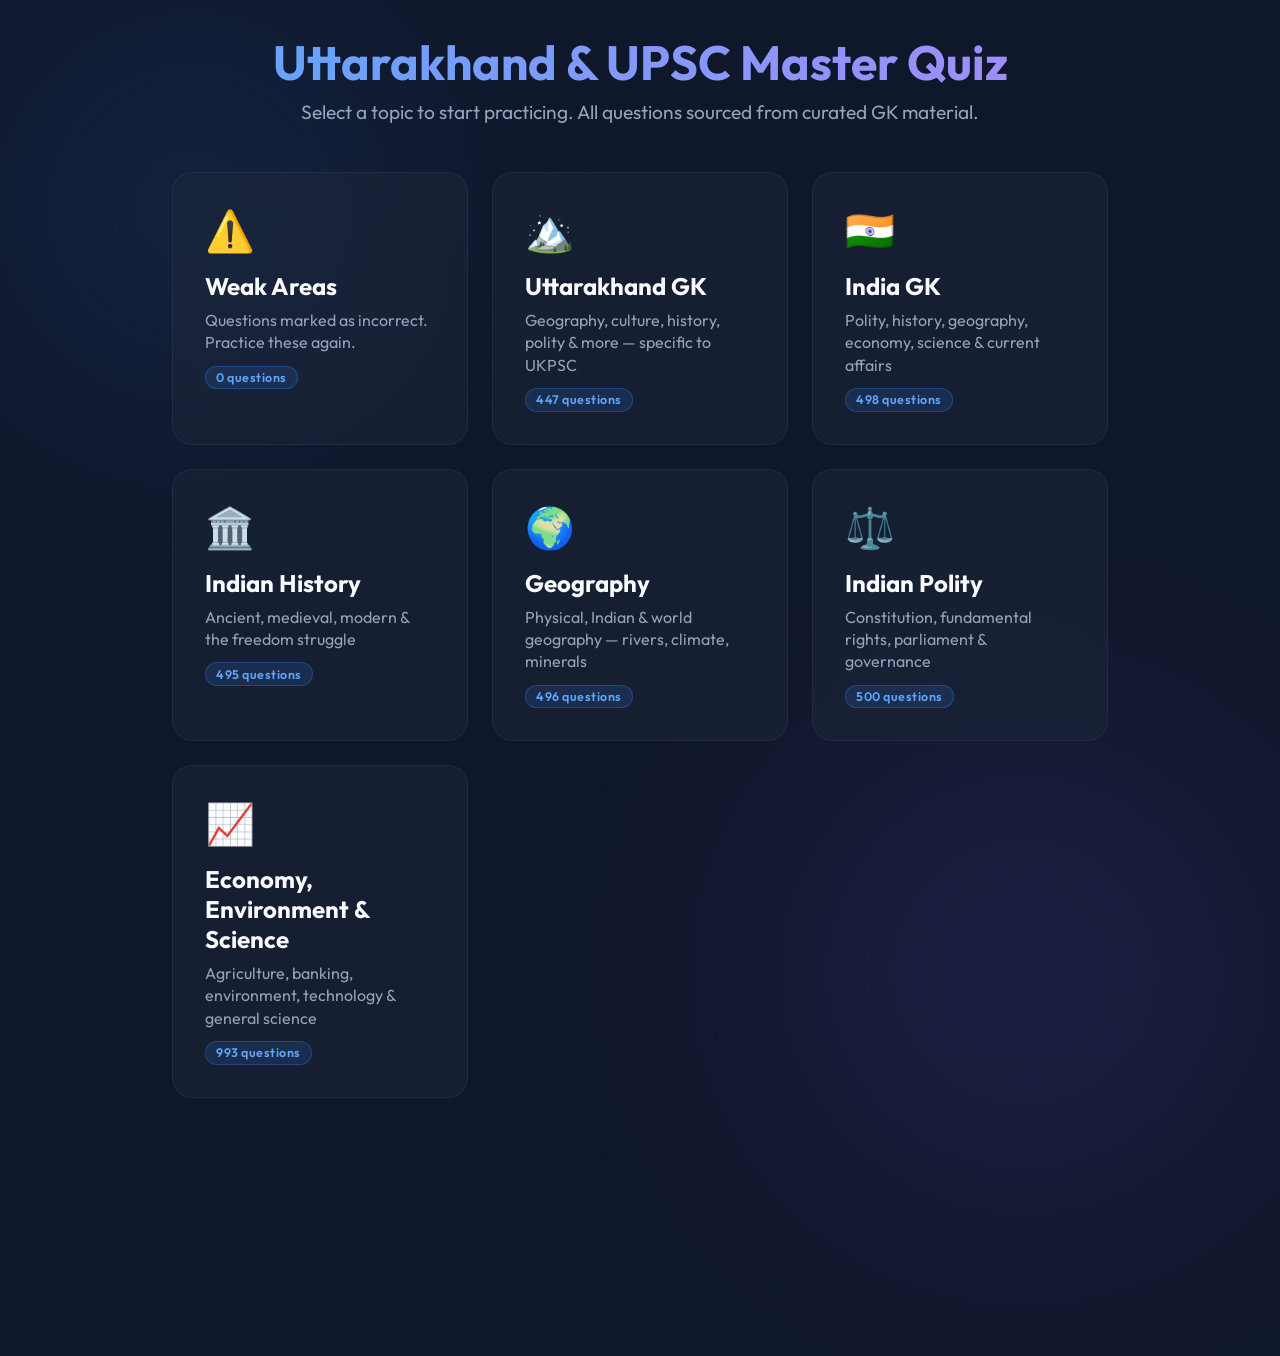
<file: index.html>
<!DOCTYPE html>
<html lang="en">
<head>
    <meta charset="UTF-8">
    <meta name="viewport" content="width=device-width, initial-scale=1.0">
    <title>Uttarakhand &amp; UPSC Master Quiz</title>
    <meta name="description" content="A comprehensive quiz app for UKPSC and UPSC exam preparation covering Uttarakhand GK, Indian Polity, History, Geography, Economy and Science.">
    <link rel="stylesheet" href="style.css">
    <link href="https://fonts.googleapis.com/css2?family=Outfit:wght@300;400;500;600;700&display=swap" rel="stylesheet">
</head>
<body>
    <div class="blob-c"></div>
    <div class="blob-b"></div>
    
    <div id="topic-dashboard" class="topic-dashboard">
        <div class="dashboard-header">
            <h1>Uttarakhand &amp; UPSC Master Quiz</h1>
            <p>Select a topic to start practicing. All questions sourced from curated GK material.</p>
        </div>
        <div class="topic-grid">
            <div class="topic-card" data-topic="weak">
                <div class="topic-icon">⚠️</div>
                <h3>Weak Areas</h3>
                <p>Questions marked as incorrect. Practice these again.</p>
            </div>
            <div class="topic-card" data-topic="ukgk">
                <div class="topic-icon">🏔️</div>
                <h3>Uttarakhand GK</h3>
                <p>Geography, culture, history, polity &amp; more — specific to UKPSC</p>
            </div>
            <div class="topic-card" data-topic="india_gk">
                <div class="topic-icon">🇮🇳</div>
                <h3>India GK</h3>
                <p>Polity, history, geography, economy, science &amp; current affairs</p>
            </div>
            <div class="topic-card" data-topic="history">
                <div class="topic-icon">🏛️</div>
                <h3>Indian History</h3>
                <p>Ancient, medieval, modern &amp; the freedom struggle</p>
            </div>
            <div class="topic-card" data-topic="geography">
                <div class="topic-icon">🌍</div>
                <h3>Geography</h3>
                <p>Physical, Indian &amp; world geography — rivers, climate, minerals</p>
            </div>
            <div class="topic-card" data-topic="polity">
                <div class="topic-icon">⚖️</div>
                <h3>Indian Polity</h3>
                <p>Constitution, fundamental rights, parliament &amp; governance</p>
            </div>
            <div class="topic-card" data-topic="economy_science">
                <div class="topic-icon">📈</div>
                <h3>Economy, Environment &amp; Science</h3>
                <p>Agriculture, banking, environment, technology &amp; general science</p>
            </div>
        </div>
    </div>
    
    <div class="app-container hidden" id="app-container">
        <header>
            <div class="progress-bar-container">
                <div class="progress-bar" id="progress-bar"></div>
            </div>
            <div class="header-content">
                <button id="back-btn" class="btn secondary-btn back-btn" title="Back to Topics">🏠</button>
                <h1 id="quiz-title">Uttarakhand GK Mastery</h1>
                <span class="question-tracker" id="question-tracker">Question 1 / 0</span>
            </div>
        </header>

        <main class="card glass-card">
            <div class="question-container">
                <p id="question-text" class="question-text">Loading question...</p>
            </div>

            <div class="input-container">
                <input type="text" id="answer-input" class="answer-input" placeholder="Type your answer here..." autocomplete="off">
                <p class="instruction-text">Press <strong>Enter &#x21B5;</strong> to reveal answer &nbsp;|&nbsp; After reveal: <strong>1</strong> = correct, <strong>2</strong> = incorrect &nbsp;|&nbsp; <strong>Enter &#x21B5;</strong> = next</p>
            </div>

            <div id="answer-reveal" class="answer-reveal hidden">
                <div class="answer-label">&#x2705; Correct Answer</div>
                <p id="correct-answer-text" class="correct-answer-text"></p>
                
                <div id="explanation-card" class="explanation-card hidden">
                    <div class="explanation-header">
                        <span class="explanation-icon">💡</span>
                        <span class="explanation-title">Deep Dive Explanation</span>
                    </div>
                    <p id="explanation-text" class="explanation-text">Loading explanation...</p>
                    <div class="explanation-loader hidden" id="explanation-loader">
                        <div class="spinner"></div>
                        <span>Generating explanation...</span>
                    </div>
                </div>
                
                <div class="action-buttons">
                    <button id="next-btn" class="btn primary-btn">Next Question <span>&#x2192;</span></button>
                </div>
            </div>
        </main>
        
        <footer>
            <div class="controls">
                <button id="prev-btn" class="btn secondary-btn" disabled>&#x2190; Previous</button>
                <button id="random-btn" class="btn secondary-btn">&#x1F3B2; Random</button>
            </div>
        </footer>
    </div>

    <!-- All questions parsed from Gemini.txt -->
    <script src="questions_gemini.js"></script>
    <!-- Main app logic -->
    <script src="script.js"></script>
</body>
</html>
</file>
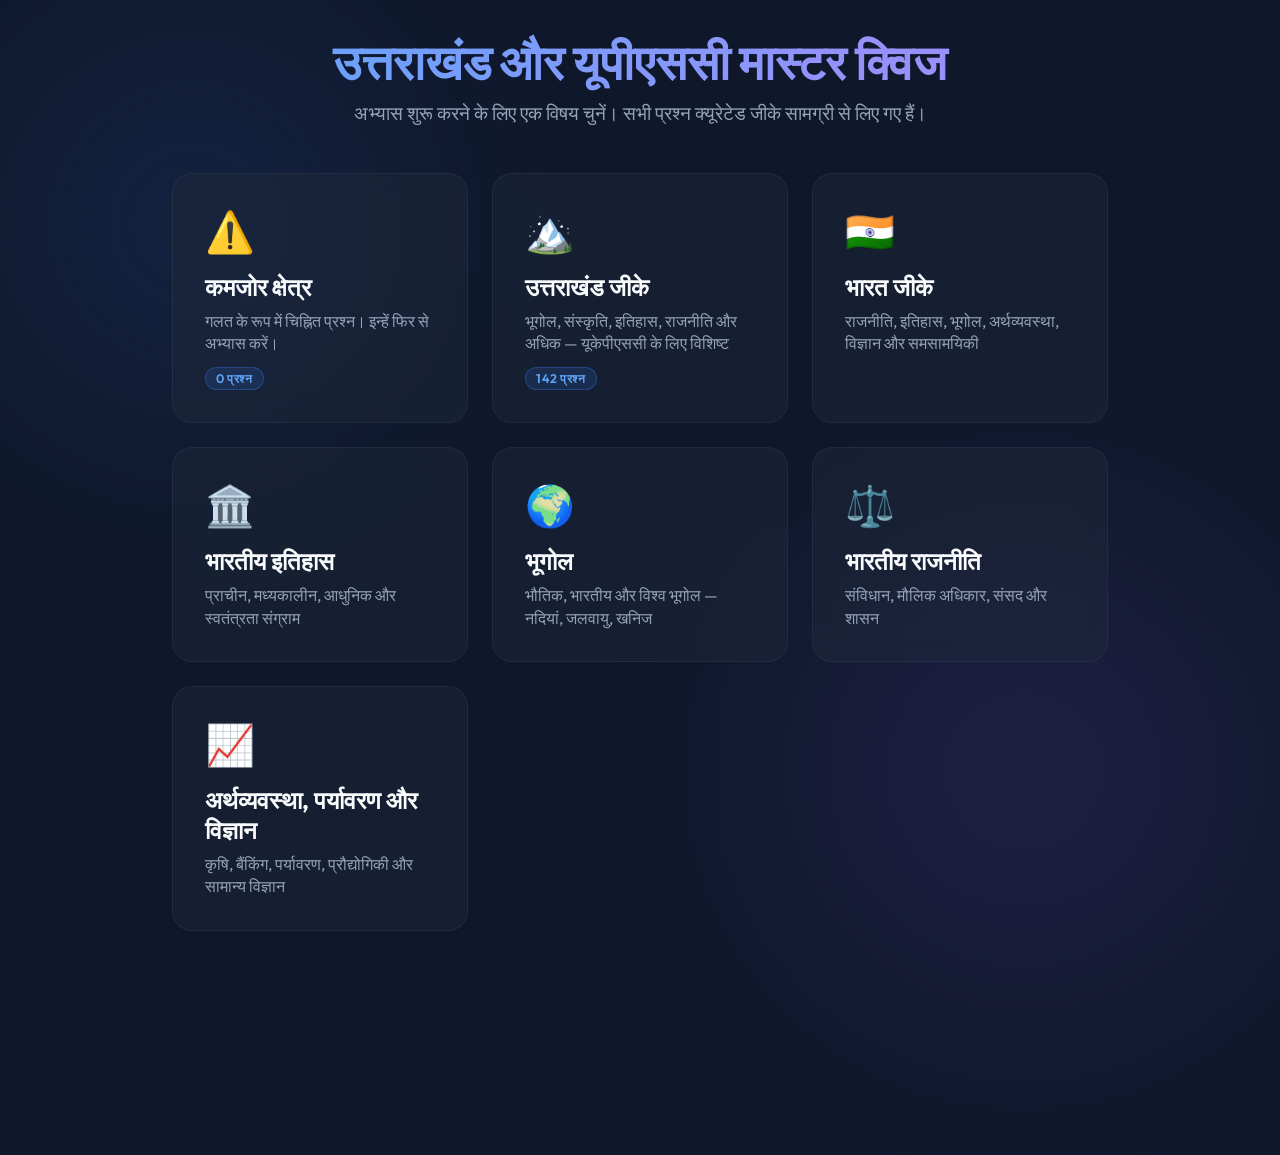
<file: build_hindi/index.html>
<!DOCTYPE html>
<html lang="hi">
<head>
    <meta charset="UTF-8">
    <meta name="viewport" content="width=device-width, initial-scale=1.0">
    <title>उत्तराखंड और यूपीएससी मास्टर क्विज</title>
    <meta name="description" content="यूकेपीएससी और यूपीएससी परीक्षा की तैयारी के लिए एक व्यापक क्विज ऐप जो उत्तराखंड जीके, भारतीय राजनीति, इतिहास, भूगोल, अर्थव्यवस्था और विज्ञान को कवर करता है।">
    <link rel="stylesheet" href="style.css">
    <link href="https://fonts.googleapis.com/css2?family=Outfit:wght@300;400;500;600;700&display=swap" rel="stylesheet">
</head>
<body>
    <div class="blob-c"></div>
    <div class="blob-b"></div>
    
    <div id="topic-dashboard" class="topic-dashboard">
        <div class="dashboard-header">
            <h1>उत्तराखंड और यूपीएससी मास्टर क्विज</h1>
            <p>अभ्यास शुरू करने के लिए एक विषय चुनें। सभी प्रश्न क्यूरेटेड जीके सामग्री से लिए गए हैं।</p>
        </div>
        <div class="topic-grid">
            <div class="topic-card" data-topic="weak">
                <div class="topic-icon">⚠️</div>
                <h3>कमजोर क्षेत्र</h3>
                <p>गलत के रूप में चिह्नित प्रश्न। इन्हें फिर से अभ्यास करें।</p>
            </div>
            <div class="topic-card" data-topic="ukgk">
                <div class="topic-icon">🏔️</div>
                <h3>उत्तराखंड जीके</h3>
                <p>भूगोल, संस्कृति, इतिहास, राजनीति और अधिक — यूकेपीएससी के लिए विशिष्ट</p>
            </div>
            <div class="topic-card" data-topic="india_gk">
                <div class="topic-icon">🇮🇳</div>
                <h3>भारत जीके</h3>
                <p>राजनीति, इतिहास, भूगोल, अर्थव्यवस्था, विज्ञान और समसामयिकी</p>
            </div>
            <div class="topic-card" data-topic="history">
                <div class="topic-icon">🏛️</div>
                <h3>भारतीय इतिहास</h3>
                <p>प्राचीन, मध्यकालीन, आधुनिक और स्वतंत्रता संग्राम</p>
            </div>
            <div class="topic-card" data-topic="geography">
                <div class="topic-icon">🌍</div>
                <h3>भूगोल</h3>
                <p>भौतिक, भारतीय और विश्व भूगोल — नदियां, जलवायु, खनिज</p>
            </div>
            <div class="topic-card" data-topic="polity">
                <div class="topic-icon">⚖️</div>
                <h3>भारतीय राजनीति</h3>
                <p>संविधान, मौलिक अधिकार, संसद और शासन</p>
            </div>
            <div class="topic-card" data-topic="economy_science">
                <div class="topic-icon">📈</div>
                <h3>अर्थव्यवस्था, पर्यावरण और विज्ञान</h3>
                <p>कृषि, बैंकिंग, पर्यावरण, प्रौद्योगिकी और सामान्य विज्ञान</p>
            </div>
        </div>
    </div>
    
    <div class="app-container hidden" id="app-container">
        <header>
            <div class="progress-bar-container">
                <div class="progress-bar" id="progress-bar"></div>
            </div>
            <div class="header-content">
                <button id="back-btn" class="btn secondary-btn back-btn" title="विषय पर वापस जाएं">🏠</button>
                <h1 id="quiz-title">उत्तराखंड जीके निपुणता</h1>
                <span class="question-tracker" id="question-tracker">प्रश्न 1 / 0</span>
            </div>
        </header>

        <main class="card glass-card">
            <div class="question-container">
                <p id="question-text" class="question-text">प्रश्न लोड हो रहा है...</p>
            </div>

            <div class="input-container">
                <input type="text" id="answer-input" class="answer-input" placeholder="यहाँ अपना उत्तर टाइप करें..." autocomplete="off">
                <p class="instruction-text">उत्तर प्रकट करने के लिए <strong>Enter &#x21B5;</strong> दबाएं &nbsp;|&nbsp; प्रकट करने के बाद: <strong>1</strong> = सही, <strong>2</strong> = गलत &nbsp;|&nbsp; <strong>Enter &#x21B5;</strong> = अगला</p>
            </div>

            <div id="answer-reveal" class="answer-reveal hidden">
                <div class="answer-label">✅ सही उत्तर</div>
                <p id="correct-answer-text" class="correct-answer-text"></p>
                <div class="action-buttons">
                    <button id="next-btn" class="btn primary-btn">अगला प्रश्न <span>&#x2192;</span></button>
                </div>
            </div>
        </main>
        
        <footer>
            <div class="controls">
                <button id="prev-btn" class="btn secondary-btn" disabled>&#x2190; पिछला</button>
                <button id="random-btn" class="btn secondary-btn">&#x1F3B2; यादृच्छिक</button>
            </div>
        </footer>
    </div>

    <!-- सभी प्रश्न Gemini.txt से पार्स किए गए - हिंदी संस्करण -->
    <script src="questions_gemini_hi.js"></script>
    <script>
        // यह सुनिश्चित करता है कि हिंदी प्रश्न लोड हुए हैं
        if (typeof questions_gemini_hi === 'undefined') {
            console.error('हिंदी प्रश्न फ़ाइल लोड नहीं हुई। questions_gemini_hi.js को सर्वर पर जांचें।');
        }
    </script>
    <!-- मुख्य ऐप लॉजिक -->
    <script src="script.js"></script>
</body>
</html>
</file>
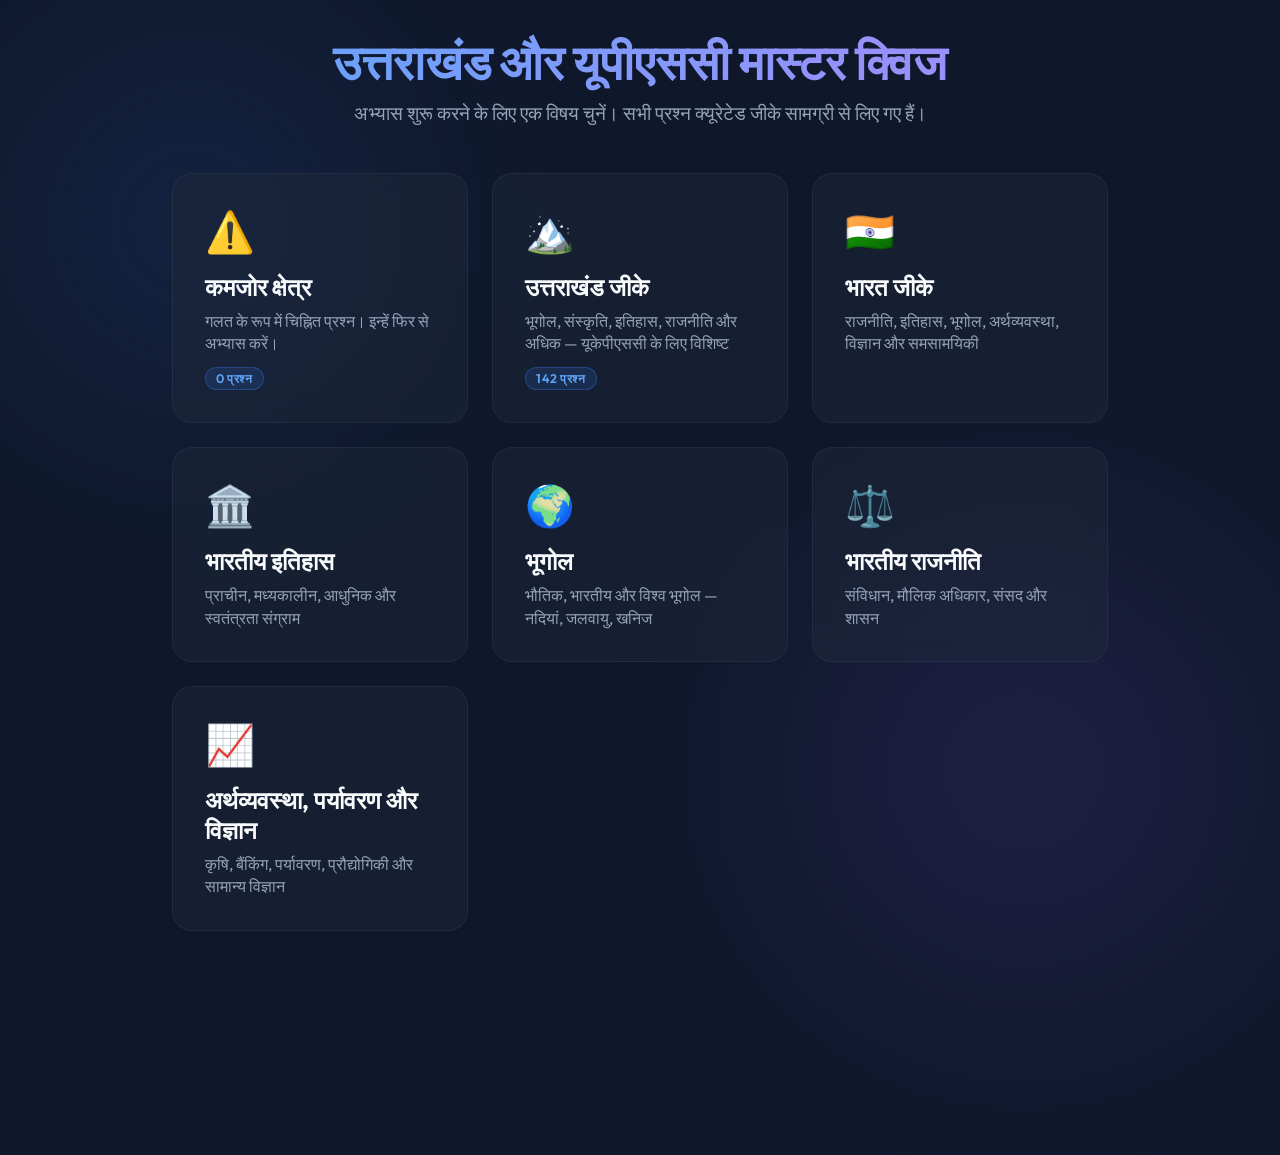
<file: index-hi.html>
<!DOCTYPE html>
<html lang="hi">
<head>
    <meta charset="UTF-8">
    <meta name="viewport" content="width=device-width, initial-scale=1.0">
    <title>उत्तराखंड और यूपीएससी मास्टर क्विज</title>
    <meta name="description" content="यूकेपीएससी और यूपीएससी परीक्षा की तैयारी के लिए एक व्यापक क्विज ऐप जो उत्तराखंड जीके, भारतीय राजनीति, इतिहास, भूगोल, अर्थव्यवस्था और विज्ञान को कवर करता है।">
    <link rel="stylesheet" href="style.css">
    <link href="https://fonts.googleapis.com/css2?family=Outfit:wght@300;400;500;600;700&display=swap" rel="stylesheet">
</head>
<body>
    <div class="blob-c"></div>
    <div class="blob-b"></div>
    
    <div id="topic-dashboard" class="topic-dashboard">
        <div class="dashboard-header">
            <h1>उत्तराखंड और यूपीएससी मास्टर क्विज</h1>
            <p>अभ्यास शुरू करने के लिए एक विषय चुनें। सभी प्रश्न क्यूरेटेड जीके सामग्री से लिए गए हैं।</p>
        </div>
        <div class="topic-grid">
            <div class="topic-card" data-topic="weak">
                <div class="topic-icon">⚠️</div>
                <h3>कमजोर क्षेत्र</h3>
                <p>गलत के रूप में चिह्नित प्रश्न। इन्हें फिर से अभ्यास करें।</p>
            </div>
            <div class="topic-card" data-topic="ukgk">
                <div class="topic-icon">🏔️</div>
                <h3>उत्तराखंड जीके</h3>
                <p>भूगोल, संस्कृति, इतिहास, राजनीति और अधिक — यूकेपीएससी के लिए विशिष्ट</p>
            </div>
            <div class="topic-card" data-topic="india_gk">
                <div class="topic-icon">🇮🇳</div>
                <h3>भारत जीके</h3>
                <p>राजनीति, इतिहास, भूगोल, अर्थव्यवस्था, विज्ञान और समसामयिकी</p>
            </div>
            <div class="topic-card" data-topic="history">
                <div class="topic-icon">🏛️</div>
                <h3>भारतीय इतिहास</h3>
                <p>प्राचीन, मध्यकालीन, आधुनिक और स्वतंत्रता संग्राम</p>
            </div>
            <div class="topic-card" data-topic="geography">
                <div class="topic-icon">🌍</div>
                <h3>भूगोल</h3>
                <p>भौतिक, भारतीय और विश्व भूगोल — नदियां, जलवायु, खनिज</p>
            </div>
            <div class="topic-card" data-topic="polity">
                <div class="topic-icon">⚖️</div>
                <h3>भारतीय राजनीति</h3>
                <p>संविधान, मौलिक अधिकार, संसद और शासन</p>
            </div>
            <div class="topic-card" data-topic="economy_science">
                <div class="topic-icon">📈</div>
                <h3>अर्थव्यवस्था, पर्यावरण और विज्ञान</h3>
                <p>कृषि, बैंकिंग, पर्यावरण, प्रौद्योगिकी और सामान्य विज्ञान</p>
            </div>
        </div>
    </div>
    
    <div class="app-container hidden" id="app-container">
        <header>
            <div class="progress-bar-container">
                <div class="progress-bar" id="progress-bar"></div>
            </div>
            <div class="header-content">
                <button id="back-btn" class="btn secondary-btn back-btn" title="विषय पर वापस जाएं">🏠</button>
                <h1 id="quiz-title">उत्तराखंड जीके निपुणता</h1>
                <span class="question-tracker" id="question-tracker">प्रश्न 1 / 0</span>
            </div>
        </header>

        <main class="card glass-card">
            <div class="question-container">
                <p id="question-text" class="question-text">प्रश्न लोड हो रहा है...</p>
            </div>

            <div class="input-container">
                <input type="text" id="answer-input" class="answer-input" placeholder="यहाँ अपना उत्तर टाइप करें..." autocomplete="off">
                <p class="instruction-text">उत्तर प्रकट करने के लिए <strong>Enter &#x21B5;</strong> दबाएं &nbsp;|&nbsp; प्रकट करने के बाद: <strong>1</strong> = सही, <strong>2</strong> = गलत &nbsp;|&nbsp; <strong>Enter &#x21B5;</strong> = अगला</p>
            </div>

            <div id="answer-reveal" class="answer-reveal hidden">
                <div class="answer-label">✅ सही उत्तर</div>
                <p id="correct-answer-text" class="correct-answer-text"></p>
                <div class="action-buttons">
                    <button id="next-btn" class="btn primary-btn">अगला प्रश्न <span>&#x2192;</span></button>
                </div>
            </div>
        </main>
        
        <footer>
            <div class="controls">
                <button id="prev-btn" class="btn secondary-btn" disabled>&#x2190; पिछला</button>
                <button id="random-btn" class="btn secondary-btn">&#x1F3B2; यादृच्छिक</button>
            </div>
        </footer>
    </div>

    <!-- सभी प्रश्न Gemini.txt से पार्स किए गए - हिंदी संस्करण -->
    <script src="questions_gemini_hi.js"></script>
    <script>
        // यह सुनिश्चित करता है कि हिंदी प्रश्न लोड हुए हैं
        if (typeof questions_gemini_hi === 'undefined') {
            console.error('हिंदी प्रश्न फ़ाइल लोड नहीं हुई। questions_gemini_hi.js को सर्वर पर जांचें।');
            alert('त्रुटि: हिंदी प्रश्न फ़ाइल लोड नहीं हुई।');
        }
    </script>
    <!-- मुख्य ऐप लॉजिक -->
    <script src="script-hi.js"></script>
</body>
</html>
</file>
<file: style.css>
:root {
    --bg-color: #0f172a;
    --card-bg: rgba(30, 41, 59, 0.7);
    --card-border: rgba(255, 255, 255, 0.1);
    --text-primary: #f8fafc;
    --text-secondary: #94a3b8;
    --accent-color: #3b82f6;
    --accent-glow: rgba(59, 130, 246, 0.5);
    --success-color: #10b981;
    --success-bg: rgba(16, 185, 129, 0.1);
}

* {
    margin: 0;
    padding: 0;
    box-sizing: border-box;
    font-family: 'Outfit', sans-serif;
}

body {
    background-color: var(--bg-color);
    color: var(--text-primary);
    min-height: 100vh;
    display: flex;
    justify-content: center;
    align-items: center;
    overflow-x: hidden;
    position: relative;
}

/* Background Animated Blobs for Premium Aesthetic */
.blob-c, .blob-b {
    position: absolute;
    filter: blur(100px);
    z-index: -1;
    opacity: 0.6;
    border-radius: 50%;
    animation: drift 20s infinite alternate linear;
}

.blob-c {
    width: 50vw;
    height: 50vw;
    background: radial-gradient(circle, #3b82f644, transparent 70%);
    top: -10%;
    left: -10%;
}

.blob-b {
    width: 60vw;
    height: 60vw;
    background: radial-gradient(circle, #8b5cf644, transparent 70%);
    bottom: -20%;
    right: -10%;
    animation-direction: alternate-reverse;
}

@keyframes drift {
    0% { transform: translate(0, 0) scale(1); }
    100% { transform: translate(20px, 50px) scale(1.1); }
}

.app-container {
    width: 100%;
    max-width: 800px;
    padding: 2rem;
    z-index: 10;
    display: flex;
    flex-direction: column;
    gap: 2rem;
}

header {
    text-align: center;
    margin-bottom: 1rem;
}

.progress-bar-container {
    width: 100%;
    height: 6px;
    background: var(--card-bg);
    border-radius: 10px;
    overflow: hidden;
    margin-bottom: 2rem;
}

.progress-bar {
    height: 100%;
    background: linear-gradient(90deg, #3b82f6, #8b5cf6);
    width: 0%;
    transition: width 0.5s cubic-bezier(0.4, 0, 0.2, 1);
}

.header-content h1 {
    font-size: 2.5rem;
    font-weight: 700;
    background: linear-gradient(to right, #fff, #94a3b8);
    -webkit-background-clip: text;
    background-clip: text;
    -webkit-text-fill-color: transparent;
    margin-bottom: 0.5rem;
}

.question-tracker {
    font-size: 1rem;
    color: var(--text-secondary);
    font-weight: 500;
    letter-spacing: 1px;
    text-transform: uppercase;
}

.score-badge {
    display: inline-block;
    margin-top: 0.4rem;
    padding: 0.25rem 0.75rem;
    background: rgba(16, 185, 129, 0.15);
    border: 1px solid rgba(16, 185, 129, 0.35);
    border-radius: 20px;
    font-size: 0.85rem;
    font-weight: 600;
    color: #34d399;
    letter-spacing: 0.5px;
    transition: background 0.3s ease, color 0.3s ease;
}

.score-badge.score-flash {
    background: rgba(16, 185, 129, 0.45);
    color: #fff;
    animation: scorePop 0.5s ease;
}

@keyframes scorePop {
    0%   { transform: scale(1); }
    40%  { transform: scale(1.25); }
    100% { transform: scale(1); }
}

/* Glassmorphism Card */
.glass-card {
    background: var(--card-bg);
    backdrop-filter: blur(16px);
    -webkit-backdrop-filter: blur(16px);
    border: 1px solid var(--card-border);
    border-radius: 24px;
    padding: 3rem;
    box-shadow: 0 25px 50px -12px rgba(0, 0, 0, 0.5);
    transition: transform 0.3s ease, box-shadow 0.3s ease;
}

.question-container {
    margin-bottom: 2rem;
    min-height: 140px;
    display: flex;
    align-items: center;
    justify-content: center;
}

.question-text {
    font-size: 1.8rem;
    line-height: 1.4;
    font-weight: 500;
    text-align: center;
    animation: fadeIn 0.5s ease-out forwards;
}

.input-container {
    position: relative;
    margin-bottom: 1rem;
    min-height: 90px;       /* lock height so answer section never moves */
    transition: opacity 0.25s ease;
}

.answer-input {
    width: 100%;
    background: rgba(15, 23, 42, 0.6);
    border: 2px solid rgba(255, 255, 255, 0.1);
    border-radius: 16px;
    padding: 1.2rem 1.5rem;
    font-size: 1.2rem;
    color: var(--text-primary);
    outline: none;
    transition: all 0.3s ease;
    text-align: center;
}

.answer-input:focus {
    border-color: var(--accent-color);
    box-shadow: 0 0 0 4px var(--accent-glow);
    background: rgba(15, 23, 42, 0.8);
}

.instruction-text {
    text-align: center;
    margin-top: 1rem;
    font-size: 0.9rem;
    color: var(--text-secondary);
    opacity: 0.8;
}

/* Answer Reveal Area — always in flow, fade in/out only */
.answer-reveal {
    margin-top: 1.5rem;
    padding: 1.5rem 2rem;
    background: var(--success-bg);
    border: 1px solid rgba(16, 185, 129, 0.3);
    border-radius: 16px;
    text-align: center;
    display: flex !important;   /* always in flow — overrides .hidden utility */
    flex-direction: column;
    gap: 1.2rem;
    min-height: 140px;          /* reserve space so layout never shifts */
    opacity: 1;
    visibility: visible;
    transition: opacity 0.25s ease, visibility 0.25s ease;
}

.answer-reveal.hidden {
    opacity: 0 !important;
    visibility: hidden !important;
    pointer-events: none;
    /* display stays flex — never leaves flow */
}

.answer-label {
    text-transform: uppercase;
    font-size: 0.85rem;
    font-weight: 700;
    letter-spacing: 2px;
    color: var(--success-color);
}

.correct-answer-text {
    font-size: 1.6rem;
    font-weight: 600;
    color: #fff;
    line-height: 1.3;
}

/* Animations */
@keyframes fadeIn {
    from { opacity: 0; transform: translateY(10px); }
    to { opacity: 1; transform: translateY(0); }
}

@keyframes slideUp {
    from { opacity: 0; transform: translateY(20px); }
    to { opacity: 1; transform: translateY(0); }
}

/* Buttons */
.btn {
    padding: 0.8rem 1.8rem;
    border-radius: 12px;
    font-size: 1rem;
    font-weight: 600;
    cursor: pointer;
    transition: all 0.2s ease;
    border: none;
    display: inline-flex;
    align-items: center;
    justify-content: center;
    gap: 0.5rem;
}

.primary-btn {
    background: linear-gradient(135deg, #3b82f6, #2563eb);
    color: white;
    box-shadow: 0 4px 14px 0 rgba(37, 99, 235, 0.39);
    width: 100%;
    padding: 1rem;
    font-size: 1.1rem;
}

.primary-btn:hover {
    transform: translateY(-2px);
    box-shadow: 0 6px 20px rgba(37, 99, 235, 0.5);
}

.primary-btn span {
    transition: transform 0.2s ease;
}

.primary-btn:hover span {
    transform: translateX(4px);
}

.controls {
    display: flex;
    justify-content: space-between;
    margin-top: 1rem;
}

.secondary-btn {
    background: transparent;
    color: var(--text-secondary);
    border: 1px solid var(--card-border);
}

.secondary-btn:hover {
    background: rgba(255, 255, 255, 0.05);
    color: white;
}

.secondary-btn:disabled {
    opacity: 0.5;
    cursor: not-allowed;
}

/* Topic Dashboard */
.topic-dashboard {
    width: 100%;
    max-width: 1000px;
    padding: 2rem;
    z-index: 10;
    display: flex;
    flex-direction: column;
    gap: 3rem;
}

.dashboard-header {
    text-align: center;
}

.dashboard-header h1 {
    font-size: 3rem;
    font-weight: 700;
    background: linear-gradient(to right, #60a5fa, #a78bfa);
    -webkit-background-clip: text;
    background-clip: text;
    -webkit-text-fill-color: transparent;
    margin-bottom: 0.5rem;
}

.dashboard-header p {
    color: var(--text-secondary);
    font-size: 1.2rem;
}

.topic-grid {
    display: grid;
    grid-template-columns: repeat(auto-fit, minmax(260px, 1fr));
    gap: 1.5rem;
}

.q-count {
    display: inline-block;
    margin-top: 0.75rem;
    padding: 0.2rem 0.65rem;
    background: rgba(59, 130, 246, 0.15);
    border: 1px solid rgba(59, 130, 246, 0.3);
    border-radius: 20px;
    font-size: 0.78rem;
    font-weight: 600;
    color: #60a5fa;
    letter-spacing: 0.5px;
}

.topic-card {
    background: rgba(30, 41, 59, 0.5);
    backdrop-filter: blur(12px);
    border: 1px solid rgba(255, 255, 255, 0.05);
    border-radius: 20px;
    padding: 2rem;
    cursor: pointer;
    transition: all 0.3s cubic-bezier(0.4, 0, 0.2, 1);
    position: relative;
    overflow: hidden;
}

.topic-card::before {
    content: '';
    position: absolute;
    top: 0; left: 0; right: 0; bottom: 0;
    background: linear-gradient(135deg, rgba(255,255,255,0.1) 0%, rgba(255,255,255,0) 100%);
    opacity: 0;
    transition: opacity 0.3s ease;
}

.topic-card:hover {
    transform: translateY(-5px) scale(1.02);
    background: rgba(30, 41, 59, 0.8);
    border-color: rgba(59, 130, 246, 0.4);
    box-shadow: 0 10px 30px -10px rgba(59, 130, 246, 0.3);
}

.topic-card:hover::before {
    opacity: 1;
}

.topic-icon {
    font-size: 2.5rem;
    margin-bottom: 1rem;
}

.topic-card h3 {
    font-size: 1.5rem;
    color: var(--text-primary);
    margin-bottom: 0.5rem;
}

.topic-card p {
    color: var(--text-secondary);
    font-size: 1rem;
    line-height: 1.4;
}

/* Utilities */
.hidden {
    display: none !important;
}

.back-btn {
    position: absolute;
    left: 0;
    top: 50%;
    transform: translateY(-50%);
    padding: 0.5rem 1rem;
    font-size: 1.5rem;
    background: rgba(255,255,255,0.05);
    border: 1px solid rgba(255,255,255,0.1);
}
.back-btn:hover {
    background: rgba(255,255,255,0.1);
}

.header-content {
    position: relative;
    display: flex;
    flex-direction: column;
    align-items: center;
}

/* Responsive */
@media (max-width: 900px) {
    .topic-grid { grid-template-columns: repeat(2, 1fr); }
}

@media (max-width: 768px) {
    .dashboard-header h1 { font-size: 2.2rem; }
    .topic-grid { grid-template-columns: 1fr; }
    .back-btn { position: relative; top: 0; transform: none; align-self: flex-start; margin-bottom: 1rem; }
}

@media (max-width: 600px) {
    .glass-card { padding: 2rem 1.5rem; }
    .header-content h1 { font-size: 2rem; }
    .question-text { font-size: 1.4rem; }
    .answer-input { font-size: 1rem; }
    .app-container { padding: 1rem; }
}
</file>
<file: build_hindi/style.css>
:root {
    --bg-color: #0f172a;
    --card-bg: rgba(30, 41, 59, 0.7);
    --card-border: rgba(255, 255, 255, 0.1);
    --text-primary: #f8fafc;
    --text-secondary: #94a3b8;
    --accent-color: #3b82f6;
    --accent-glow: rgba(59, 130, 246, 0.5);
    --success-color: #10b981;
    --success-bg: rgba(16, 185, 129, 0.1);
}

* {
    margin: 0;
    padding: 0;
    box-sizing: border-box;
    font-family: 'Outfit', sans-serif;
}

body {
    background-color: var(--bg-color);
    color: var(--text-primary);
    min-height: 100vh;
    display: flex;
    justify-content: center;
    align-items: center;
    overflow-x: hidden;
    position: relative;
}

/* Background Animated Blobs for Premium Aesthetic */
.blob-c, .blob-b {
    position: absolute;
    filter: blur(100px);
    z-index: -1;
    opacity: 0.6;
    border-radius: 50%;
    animation: drift 20s infinite alternate linear;
}

.blob-c {
    width: 50vw;
    height: 50vw;
    background: radial-gradient(circle, #3b82f644, transparent 70%);
    top: -10%;
    left: -10%;
}

.blob-b {
    width: 60vw;
    height: 60vw;
    background: radial-gradient(circle, #8b5cf644, transparent 70%);
    bottom: -20%;
    right: -10%;
    animation-direction: alternate-reverse;
}

@keyframes drift {
    0% { transform: translate(0, 0) scale(1); }
    100% { transform: translate(20px, 50px) scale(1.1); }
}

.app-container {
    width: 100%;
    max-width: 800px;
    padding: 2rem;
    z-index: 10;
    display: flex;
    flex-direction: column;
    gap: 2rem;
}

header {
    text-align: center;
    margin-bottom: 1rem;
}

.progress-bar-container {
    width: 100%;
    height: 6px;
    background: var(--card-bg);
    border-radius: 10px;
    overflow: hidden;
    margin-bottom: 2rem;
}

.progress-bar {
    height: 100%;
    background: linear-gradient(90deg, #3b82f6, #8b5cf6);
    width: 0%;
    transition: width 0.5s cubic-bezier(0.4, 0, 0.2, 1);
}

.header-content h1 {
    font-size: 2.5rem;
    font-weight: 700;
    background: linear-gradient(to right, #fff, #94a3b8);
    -webkit-background-clip: text;
    background-clip: text;
    -webkit-text-fill-color: transparent;
    margin-bottom: 0.5rem;
}

.question-tracker {
    font-size: 1rem;
    color: var(--text-secondary);
    font-weight: 500;
    letter-spacing: 1px;
    text-transform: uppercase;
}

.score-badge {
    display: inline-block;
    margin-top: 0.4rem;
    padding: 0.25rem 0.75rem;
    background: rgba(16, 185, 129, 0.15);
    border: 1px solid rgba(16, 185, 129, 0.35);
    border-radius: 20px;
    font-size: 0.85rem;
    font-weight: 600;
    color: #34d399;
    letter-spacing: 0.5px;
    transition: background 0.3s ease, color 0.3s ease;
}

.score-badge.score-flash {
    background: rgba(16, 185, 129, 0.45);
    color: #fff;
    animation: scorePop 0.5s ease;
}

@keyframes scorePop {
    0%   { transform: scale(1); }
    40%  { transform: scale(1.25); }
    100% { transform: scale(1); }
}

/* Glassmorphism Card */
.glass-card {
    background: var(--card-bg);
    backdrop-filter: blur(16px);
    -webkit-backdrop-filter: blur(16px);
    border: 1px solid var(--card-border);
    border-radius: 24px;
    padding: 3rem;
    box-shadow: 0 25px 50px -12px rgba(0, 0, 0, 0.5);
    transition: transform 0.3s ease, box-shadow 0.3s ease;
}

.question-container {
    margin-bottom: 2rem;
    min-height: 140px;
    display: flex;
    align-items: center;
    justify-content: center;
}

.question-text {
    font-size: 1.8rem;
    line-height: 1.4;
    font-weight: 500;
    text-align: center;
    animation: fadeIn 0.5s ease-out forwards;
}

.input-container {
    position: relative;
    margin-bottom: 1rem;
    min-height: 90px;       /* lock height so answer section never moves */
    transition: opacity 0.25s ease;
}

.answer-input {
    width: 100%;
    background: rgba(15, 23, 42, 0.6);
    border: 2px solid rgba(255, 255, 255, 0.1);
    border-radius: 16px;
    padding: 1.2rem 1.5rem;
    font-size: 1.2rem;
    color: var(--text-primary);
    outline: none;
    transition: all 0.3s ease;
    text-align: center;
}

.answer-input:focus {
    border-color: var(--accent-color);
    box-shadow: 0 0 0 4px var(--accent-glow);
    background: rgba(15, 23, 42, 0.8);
}

.instruction-text {
    text-align: center;
    margin-top: 1rem;
    font-size: 0.9rem;
    color: var(--text-secondary);
    opacity: 0.8;
}

/* Answer Reveal Area — always in flow, fade in/out only */
.answer-reveal {
    margin-top: 1.5rem;
    padding: 1.5rem 2rem;
    background: var(--success-bg);
    border: 1px solid rgba(16, 185, 129, 0.3);
    border-radius: 16px;
    text-align: center;
    display: flex !important;   /* always in flow — overrides .hidden utility */
    flex-direction: column;
    gap: 1.2rem;
    min-height: 140px;          /* reserve space so layout never shifts */
    opacity: 1;
    visibility: visible;
    transition: opacity 0.25s ease, visibility 0.25s ease;
}

.answer-reveal.hidden {
    opacity: 0 !important;
    visibility: hidden !important;
    pointer-events: none;
    /* display stays flex — never leaves flow */
}

.answer-label {
    text-transform: uppercase;
    font-size: 0.85rem;
    font-weight: 700;
    letter-spacing: 2px;
    color: var(--success-color);
}

.correct-answer-text {
    font-size: 1.6rem;
    font-weight: 600;
    color: #fff;
    line-height: 1.3;
}

/* Animations */
@keyframes fadeIn {
    from { opacity: 0; transform: translateY(10px); }
    to { opacity: 1; transform: translateY(0); }
}

@keyframes slideUp {
    from { opacity: 0; transform: translateY(20px); }
    to { opacity: 1; transform: translateY(0); }
}

/* Buttons */
.btn {
    padding: 0.8rem 1.8rem;
    border-radius: 12px;
    font-size: 1rem;
    font-weight: 600;
    cursor: pointer;
    transition: all 0.2s ease;
    border: none;
    display: inline-flex;
    align-items: center;
    justify-content: center;
    gap: 0.5rem;
}

.primary-btn {
    background: linear-gradient(135deg, #3b82f6, #2563eb);
    color: white;
    box-shadow: 0 4px 14px 0 rgba(37, 99, 235, 0.39);
    width: 100%;
    padding: 1rem;
    font-size: 1.1rem;
}

.primary-btn:hover {
    transform: translateY(-2px);
    box-shadow: 0 6px 20px rgba(37, 99, 235, 0.5);
}

.primary-btn span {
    transition: transform 0.2s ease;
}

.primary-btn:hover span {
    transform: translateX(4px);
}

.controls {
    display: flex;
    justify-content: space-between;
    margin-top: 1rem;
}

.secondary-btn {
    background: transparent;
    color: var(--text-secondary);
    border: 1px solid var(--card-border);
}

.secondary-btn:hover {
    background: rgba(255, 255, 255, 0.05);
    color: white;
}

.secondary-btn:disabled {
    opacity: 0.5;
    cursor: not-allowed;
}

/* Topic Dashboard */
.topic-dashboard {
    width: 100%;
    max-width: 1000px;
    padding: 2rem;
    z-index: 10;
    display: flex;
    flex-direction: column;
    gap: 3rem;
}

.dashboard-header {
    text-align: center;
}

.dashboard-header h1 {
    font-size: 3rem;
    font-weight: 700;
    background: linear-gradient(to right, #60a5fa, #a78bfa);
    -webkit-background-clip: text;
    background-clip: text;
    -webkit-text-fill-color: transparent;
    margin-bottom: 0.5rem;
}

.dashboard-header p {
    color: var(--text-secondary);
    font-size: 1.2rem;
}

.topic-grid {
    display: grid;
    grid-template-columns: repeat(auto-fit, minmax(260px, 1fr));
    gap: 1.5rem;
}

.q-count {
    display: inline-block;
    margin-top: 0.75rem;
    padding: 0.2rem 0.65rem;
    background: rgba(59, 130, 246, 0.15);
    border: 1px solid rgba(59, 130, 246, 0.3);
    border-radius: 20px;
    font-size: 0.78rem;
    font-weight: 600;
    color: #60a5fa;
    letter-spacing: 0.5px;
}

.topic-card {
    background: rgba(30, 41, 59, 0.5);
    backdrop-filter: blur(12px);
    border: 1px solid rgba(255, 255, 255, 0.05);
    border-radius: 20px;
    padding: 2rem;
    cursor: pointer;
    transition: all 0.3s cubic-bezier(0.4, 0, 0.2, 1);
    position: relative;
    overflow: hidden;
}

.topic-card::before {
    content: '';
    position: absolute;
    top: 0; left: 0; right: 0; bottom: 0;
    background: linear-gradient(135deg, rgba(255,255,255,0.1) 0%, rgba(255,255,255,0) 100%);
    opacity: 0;
    transition: opacity 0.3s ease;
}

.topic-card:hover {
    transform: translateY(-5px) scale(1.02);
    background: rgba(30, 41, 59, 0.8);
    border-color: rgba(59, 130, 246, 0.4);
    box-shadow: 0 10px 30px -10px rgba(59, 130, 246, 0.3);
}

.topic-card:hover::before {
    opacity: 1;
}

.topic-icon {
    font-size: 2.5rem;
    margin-bottom: 1rem;
}

.topic-card h3 {
    font-size: 1.5rem;
    color: var(--text-primary);
    margin-bottom: 0.5rem;
}

.topic-card p {
    color: var(--text-secondary);
    font-size: 1rem;
    line-height: 1.4;
}

/* Utilities */
.hidden {
    display: none !important;
}

.back-btn {
    position: absolute;
    left: 0;
    top: 50%;
    transform: translateY(-50%);
    padding: 0.5rem 1rem;
    font-size: 1.5rem;
    background: rgba(255,255,255,0.05);
    border: 1px solid rgba(255,255,255,0.1);
}
.back-btn:hover {
    background: rgba(255,255,255,0.1);
}

.header-content {
    position: relative;
    display: flex;
    flex-direction: column;
    align-items: center;
}

/* Responsive */
@media (max-width: 900px) {
    .topic-grid { grid-template-columns: repeat(2, 1fr); }
}

@media (max-width: 768px) {
    .dashboard-header h1 { font-size: 2.2rem; }
    .topic-grid { grid-template-columns: 1fr; }
    .back-btn { position: relative; top: 0; transform: none; align-self: flex-start; margin-bottom: 1rem; }
}

@media (max-width: 600px) {
    .glass-card { padding: 2rem 1.5rem; }
    .header-content h1 { font-size: 2rem; }
    .question-text { font-size: 1.4rem; }
    .answer-input { font-size: 1rem; }
    .app-container { padding: 1rem; }
}
</file>
